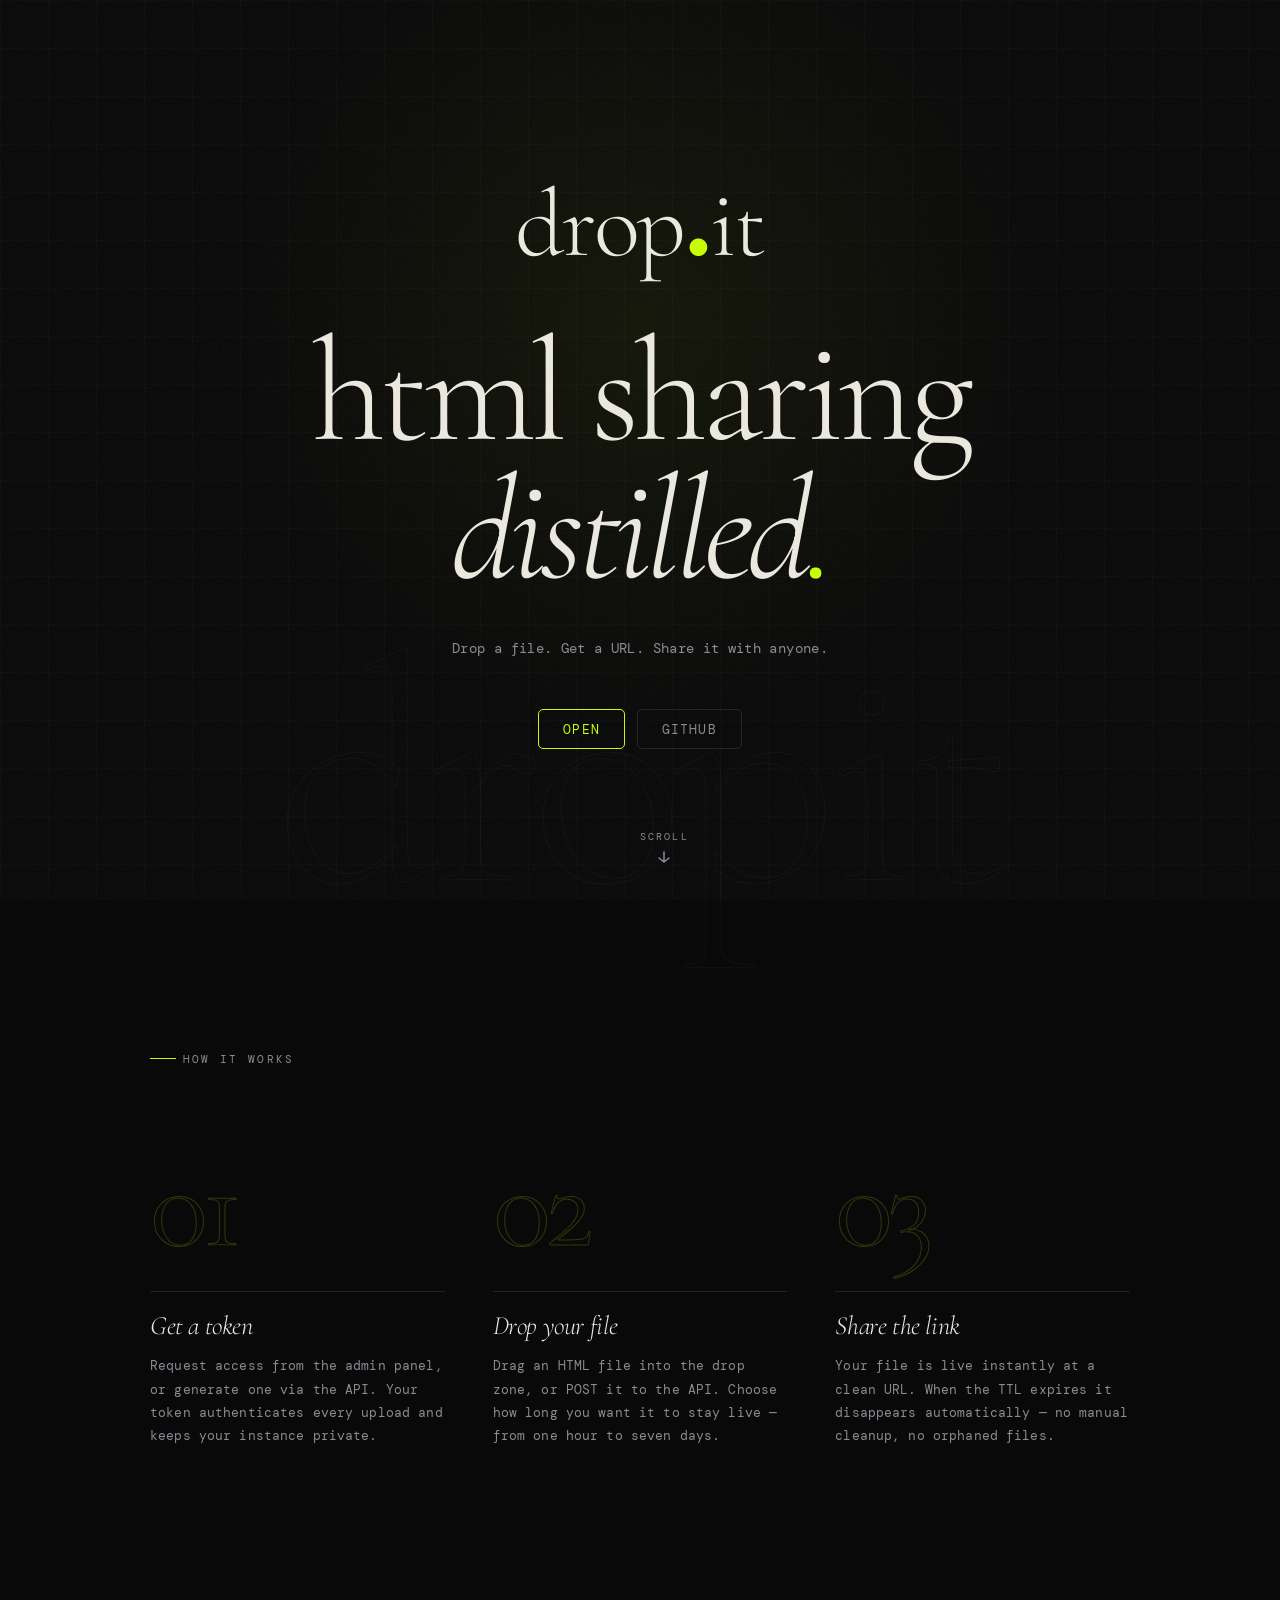
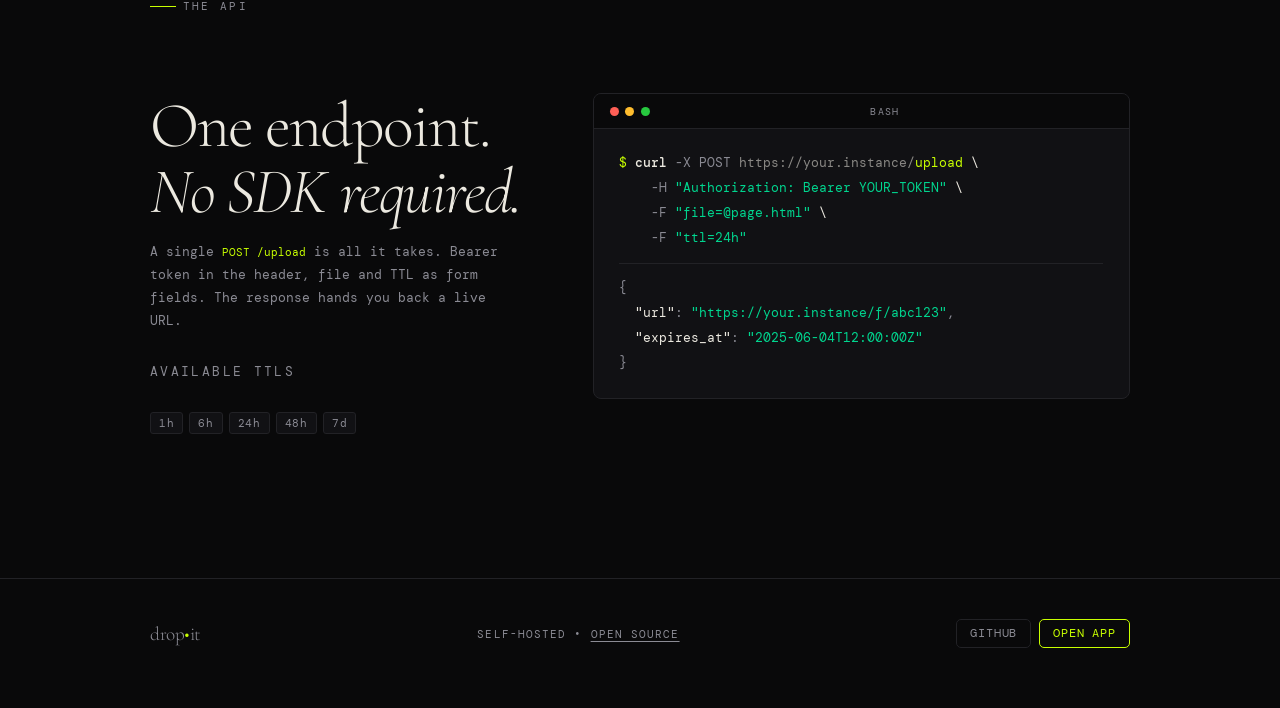
<file: app/static/landing.html>
<!doctype html>
<html lang="en">

<head>
    <meta charset="utf-8">
    <meta name="viewport" content="width=device-width, initial-scale=1">
    <title>drop•it — HTML sharing, distilled</title>
    <meta name="description" content="Self-hosted HTML file sharing. Drop a file, get a URL, it expires on its own.">
    <link rel="preconnect" href="https://fonts.googleapis.com">
    <link rel="preconnect" href="https://fonts.gstatic.com" crossorigin>
    <link
        href="https://fonts.googleapis.com/css2?family=Cormorant+Garamond:ital,wght@0,300;0,400;1,300;1,400&family=DM+Mono:ital,wght@0,300;0,400;0,500;1,300&display=swap"
        rel="stylesheet">
    <style>
        :root {
            --bg: #09090a;
            --surface: #111114;
            --border: #222226;
            --text: #ece9e0;
            --muted: #8b8b94;
            --accent: #c8ff00;
            --accent-d: rgba(200, 255, 0, 0.08);
            --ok: #00d68f;
            --mono: 'DM Mono', monospace;
            --serif: 'Cormorant Garamond', Georgia, serif;
            --r: 5px;
        }

        *,
        *::before,
        *::after {
            box-sizing: border-box;
            margin: 0;
            padding: 0;
        }

        html {
            scroll-behavior: smooth;
        }

        body {
            font-family: var(--mono);
            font-size: 0.9375rem;
            background: var(--bg);
            color: var(--text);
            min-height: 100vh;
            overflow-x: hidden;
        }

        body::before {
            content: '';
            position: fixed;
            inset: 0;
            background-image:
                linear-gradient(rgba(255, 255, 255, 0.018) 1px, transparent 1px),
                linear-gradient(90deg, rgba(255, 255, 255, 0.018) 1px, transparent 1px);
            background-size: 48px 48px;
            pointer-events: none;
            z-index: 0;
        }

        body::after {
            content: '';
            position: fixed;
            inset: 0;
            background-image: url("data:image/svg+xml,%3Csvg xmlns='http://www.w3.org/2000/svg' width='250' height='250'%3E%3Cfilter id='n'%3E%3CfeTurbulence type='fractalNoise' baseFrequency='0.8' numOctaves='4' stitchTiles='stitch'/%3E%3C/filter%3E%3Crect width='250' height='250' filter='url(%23n)' opacity='1'/%3E%3C/svg%3E");
            opacity: 0.045;
            pointer-events: none;
            z-index: 999;
        }

        /* ── Logo ──────────────────────────────────────── */
        .logo {
            font-family: var(--serif);
            font-weight: 300;
            font-size: clamp(4rem, 12vw, 6rem);
            line-height: 0.88;
            letter-spacing: -0.025em;
            color: var(--text);
        }

        .logo-dot {
            display: inline-block;
            vertical-align: text-bottom;
            color: var(--accent);
            opacity: 0;
            animation: dot-drop 1.1s cubic-bezier(0.755, 0.05, 0.855, 0.06) 1s both;
        }

        /* ── Buttons ──────────────────────────────────── */
        .btn {
            display: inline-block;
            background: transparent;
            border: 1px solid var(--border);
            border-radius: var(--r);
            font-family: var(--mono);
            font-size: 0.72rem;
            letter-spacing: 0.07em;
            text-transform: uppercase;
            color: var(--muted);
            cursor: pointer;
            padding: 0.38rem 0.82rem;
            text-decoration: none;
            transition: background 0.15s, border-color 0.15s, color 0.15s;
            white-space: nowrap;
        }

        .btn:hover {
            color: var(--text);
            border-color: var(--muted);
        }

        .btn--accent {
            border-color: var(--accent);
            color: var(--accent);
        }

        .btn--accent:hover {
            background: var(--accent-d);
            border-color: var(--accent);
            color: var(--accent);
        }

        .btn--lg {
            font-size: 0.8rem;
            padding: 0.65rem 1.5rem;
            letter-spacing: 0.09em;
        }

        /* ── Hero ──────────────────────────────────────── */
        .hero {
            min-height: 100svh;
            display: flex;
            flex-direction: column;
            align-items: center;
            justify-content: center;
            text-align: center;
            padding: 7rem 2rem 5rem;
            position: relative;
            z-index: 1;
            overflow: hidden;
        }

        .hero-glow {
            position: absolute;
            top: -20%;
            left: 50%;
            transform: translateX(-50%);
            width: 1000px;
            height: 1000px;
            background: radial-gradient(ellipse, rgba(200, 255, 0, 0.055) 0%, transparent 62%);
            pointer-events: none;
        }

        .hero-logo {
            margin-bottom: 2.5rem;
            opacity: 0;
            animation: rise 0.9s cubic-bezier(0.22, 1, 0.36, 1) 0.1s forwards;
        }

        .hero-headline {
            font-family: var(--serif);
            font-weight: 300;
            font-size: clamp(4rem, 11.5vw, 10rem);
            line-height: 0.94;
            letter-spacing: -0.04em;
            color: var(--text);
            margin-bottom: 2.25rem;
            opacity: 0;
            animation: rise 1s cubic-bezier(0.22, 1, 0.36, 1) 0.28s forwards;
        }

        .hero-headline em {
            display: block;
            font-style: italic;
            font-weight: 300;
        }

        .hero-period {
            color: var(--accent);
        }

        .hero-sub {
            font-size: clamp(0.78rem, 1.8vw, 0.88rem);
            color: var(--muted);
            letter-spacing: 0.025em;
            line-height: 1.8;
            max-width: 400px;
            margin-bottom: 3rem;
            opacity: 0;
            animation: rise 0.9s cubic-bezier(0.22, 1, 0.36, 1) 0.48s forwards;
        }

        .hero-actions {
            display: flex;
            gap: 0.75rem;
            flex-wrap: wrap;
            justify-content: center;
            opacity: 0;
            animation: rise 0.9s cubic-bezier(0.22, 1, 0.36, 1) 0.64s forwards;
        }

        .scroll-hint {
            position: absolute;
            bottom: 2.25rem;
            left: 50%;
            transform: translateX(-50%);
            display: flex;
            flex-direction: column;
            align-items: center;
            gap: 0.45rem;
            color: var(--muted);
            opacity: 0;
            animation: rise 0.9s cubic-bezier(0.22, 1, 0.36, 1) 1.5s forwards;
        }

        .scroll-hint-text {
            font-size: 0.6rem;
            letter-spacing: 0.22em;
            text-transform: uppercase;
        }

        .scroll-arrow {
            width: 14px;
            height: 14px;
            animation: arrowBounce 2.2s ease-in-out infinite;
        }

        @keyframes arrowBounce {

            0%,
            100% {
                transform: translateY(0);
                opacity: 0.4;
            }

            50% {
                transform: translateY(6px);
                opacity: 1;
            }
        }

        /* ── Sections ──────────────────────────────────── */
        .section {
            padding: 9rem 2.5rem;
            position: relative;
            z-index: 1;
        }

        .section-inner {
            max-width: 980px;
            margin: 0 auto;
        }

        .section-label {
            display: inline-flex;
            align-items: center;
            gap: 0.65em;
            font-size: 0.67rem;
            letter-spacing: 0.22em;
            text-transform: uppercase;
            color: var(--muted);
            margin-bottom: 5rem;
        }

        .section-label::before {
            content: '';
            display: inline-block;
            width: 1.6rem;
            height: 1px;
            background: var(--accent);
            flex-shrink: 0;
        }

        /* ── Steps ─────────────────────────────────────── */
        .steps {
            display: grid;
            grid-template-columns: repeat(3, 1fr);
            gap: 3rem;
        }

        .step {
            opacity: 0;
            transform: translateY(30px);
            transition: opacity 0.85s cubic-bezier(0.22, 1, 0.36, 1), transform 0.85s cubic-bezier(0.22, 1, 0.36, 1);
        }

        .step.visible {
            opacity: 1;
            transform: none;
        }

        .step:nth-child(2) {
            transition-delay: 0.11s;
        }

        .step:nth-child(3) {
            transition-delay: 0.22s;
        }

        .step-num {
            display: block;
            font-family: var(--serif);
            font-weight: 300;
            font-size: clamp(5rem, 9.5vw, 9rem);
            line-height: 1;
            letter-spacing: -0.05em;
            color: transparent;
            -webkit-text-stroke: 1px rgba(200, 255, 0, 0.2);
            margin-bottom: 1.5rem;
        }

        .step-title {
            font-family: var(--serif);
            font-style: italic;
            font-weight: 300;
            font-size: 1.65rem;
            letter-spacing: -0.015em;
            color: var(--text);
            padding-top: 1.1rem;
            border-top: 1px solid var(--border);
            margin-bottom: 0.8rem;
        }

        .step-desc {
            font-size: 0.81rem;
            color: var(--muted);
            line-height: 1.8;
            letter-spacing: 0.01em;
        }

        /* ── API section ───────────────────────────────── */
        .api-layout {
            display: grid;
            grid-template-columns: 1fr 1.45fr;
            gap: 4.5rem;
            align-items: start;
        }

        .api-text {
            opacity: 0;
            transform: translateY(24px);
            transition: opacity 0.85s cubic-bezier(0.22, 1, 0.36, 1), transform 0.85s cubic-bezier(0.22, 1, 0.36, 1);
        }

        .api-text.visible {
            opacity: 1;
            transform: none;
        }

        .api-text h2 {
            font-family: var(--serif);
            font-weight: 300;
            font-size: clamp(2.25rem, 5.5vw, 4rem);
            line-height: 1.02;
            letter-spacing: -0.03em;
            margin-bottom: 1.1rem;
        }

        .api-text h2 em {
            font-style: italic;
        }

        .api-text p {
            font-size: 0.82rem;
            color: var(--muted);
            line-height: 1.75;
            margin-bottom: 1.75rem;
        }

        .api-text code {
            font-family: var(--mono);
            color: var(--accent);
            font-size: 0.84em;
        }

        .ttl-label {
            font-size: 0.65rem;
            letter-spacing: 0.18em;
            text-transform: uppercase;
            color: var(--muted);
            margin-bottom: 0.55rem;
        }

        .ttl-pills {
            display: flex;
            flex-wrap: wrap;
            gap: 0.38rem;
        }

        .ttl-pill {
            font-size: 0.68rem;
            letter-spacing: 0.06em;
            color: var(--muted);
            background: var(--surface);
            border: 1px solid var(--border);
            border-radius: 3px;
            padding: 0.18rem 0.5rem;
        }

        /* ── Terminal ──────────────────────────────────── */
        .terminal {
            background: var(--surface);
            border: 1px solid var(--border);
            border-radius: 8px;
            overflow: hidden;
            opacity: 0;
            transform: translateY(28px);
            transition: opacity 0.9s cubic-bezier(0.22, 1, 0.36, 1) 0.1s, transform 0.9s cubic-bezier(0.22, 1, 0.36, 1) 0.1s;
        }

        .terminal.visible {
            opacity: 1;
            transform: none;
        }

        .terminal-bar {
            padding: 0.65rem 1rem;
            background: var(--bg);
            border-bottom: 1px solid var(--border);
            display: flex;
            align-items: center;
            gap: 0.42rem;
        }

        .term-dot {
            width: 9px;
            height: 9px;
            border-radius: 50%;
            flex-shrink: 0;
        }

        .term-dot:nth-child(1) {
            background: #ff5f56;
        }

        .term-dot:nth-child(2) {
            background: #ffbd2e;
        }

        .term-dot:nth-child(3) {
            background: #27c93f;
        }

        .terminal-label {
            margin-left: auto;
            margin-right: auto;
            font-size: 0.63rem;
            letter-spacing: 0.12em;
            text-transform: uppercase;
            color: var(--muted);
        }

        .terminal-body {
            padding: 1.4rem 1.6rem;
            font-family: var(--mono);
            font-size: 0.8rem;
            line-height: 1.95;
            overflow-x: auto;
        }

        .t-prompt {
            color: var(--accent);
            user-select: none;
        }

        .t-cmd {
            color: var(--text);
            font-weight: 500;
        }

        .t-flag {
            color: var(--muted);
        }

        .t-url {
            color: var(--text);
            opacity: 0.55;
        }

        .t-route {
            color: var(--accent);
        }

        .t-str {
            color: var(--ok);
        }

        .t-key {
            color: var(--text);
        }

        .t-punct {
            color: var(--muted);
        }

        .terminal-rule {
            border: none;
            border-top: 1px solid var(--border);
            margin: 0.75rem 0;
        }

        /* ── Footer ────────────────────────────────────── */
        .footer {
            position: relative;
            z-index: 1;
            border-top: 1px solid var(--border);
            padding: 2.5rem 2.5rem 3.75rem;
        }

        .footer-inner {
            max-width: 980px;
            margin: 0 auto;
            display: flex;
            align-items: center;
            justify-content: space-between;
            flex-wrap: wrap;
            gap: 1rem;
        }

        .footer-logo {
            font-family: var(--serif);
            font-weight: 300;
            font-size: 1.2rem;
            letter-spacing: -0.025em;
            color: var(--muted);
        }

        .footer-logo-dot {
            color: var(--accent);
        }

        .footer-meta {
            font-size: 0.68rem;
            letter-spacing: 0.1em;
            text-transform: uppercase;
            color: var(--muted);
        }

        .footer-meta a {
            color: inherit;
            text-decoration: underline;
            text-underline-offset: 3px;
            transition: color 0.15s;
        }

        .footer-meta a:hover {
            color: var(--text);
        }

        .footer-links {
            display: flex;
            gap: 0.5rem;
        }

        /* ── Watermark ─────────────────────────────────── */
        .watermark {
            position: fixed;
            bottom: -0.12em;
            left: 50%;
            transform: translateX(-50%);
            font-family: var(--serif);
            font-weight: 300;
            font-size: clamp(9rem, 25vw, 20rem);
            color: transparent;
            -webkit-text-stroke: 1px rgba(255, 255, 255, 0.04);
            pointer-events: none;
            user-select: none;
            white-space: nowrap;
            letter-spacing: -0.03em;
            z-index: 0;
            line-height: 1;
        }

        /* ── Keyframes ─────────────────────────────────── */
        @keyframes rise {
            from {
                opacity: 0;
                transform: translateY(18px);
            }

            to {
                opacity: 1;
                transform: translateY(0);
            }
        }

        @keyframes dot-drop {
            0% {
                opacity: 0;
                transform: translateY(-62px);
            }

            6% {
                opacity: 1;
            }

            30% {
                transform: translateY(0);
                animation-timing-function: cubic-bezier(0.215, 0.61, 0.355, 1);
            }

            44% {
                transform: translateY(-28px);
                animation-timing-function: cubic-bezier(0.755, 0.05, 0.855, 0.06);
            }

            57% {
                transform: translateY(0);
                animation-timing-function: cubic-bezier(0.215, 0.61, 0.355, 1);
            }

            67% {
                transform: translateY(-13px);
                animation-timing-function: cubic-bezier(0.755, 0.05, 0.855, 0.06);
            }

            76% {
                transform: translateY(0);
                animation-timing-function: cubic-bezier(0.215, 0.61, 0.355, 1);
            }

            83% {
                transform: translateY(-5px);
                animation-timing-function: cubic-bezier(0.755, 0.05, 0.855, 0.06);
            }

            89% {
                transform: translateY(0);
                animation-timing-function: cubic-bezier(0.215, 0.61, 0.355, 1);
            }

            94% {
                transform: translateY(-2px);
            }

            100% {
                opacity: 1;
                transform: translateY(0);
            }
        }

        /* ── Responsive ────────────────────────────────── */
        @media (max-width: 760px) {
            .nav {
                padding: 1rem 1.5rem;
            }

            .section {
                padding: 6rem 1.5rem;
            }

            .steps {
                grid-template-columns: 1fr;
                gap: 3.5rem;
            }

            .api-layout {
                grid-template-columns: 1fr;
                gap: 2.5rem;
            }

            .footer-inner {
                flex-direction: column;
                align-items: flex-start;
            }
        }
    </style>
</head>

<body>

    <div class="watermark" aria-hidden="true">dropit</div>

    <section class="hero">
        <div class="hero-glow" aria-hidden="true"></div>

        <div class="hero-logo">
            <h1 class="logo">drop<span class="logo-dot">•</span>it</h1>
        </div>

        <h1 class="hero-headline">
            html sharing<br>
            <em>distilled<span class="hero-period">.</span></em>
        </h1>

        <p class="hero-sub">
            Drop a file. Get a URL. Share it with anyone.<br>
        </p>

        <div class="hero-actions">
            <a href="/upload" class="btn btn--accent btn--lg">Open</a>
            <a href="https://github.com/patillacode/dropit" target="_blank" rel="noopener noreferrer"
                class="btn btn--lg">GitHub</a>
        </div>

        <div class="scroll-hint" aria-hidden="true">
            <span class="scroll-hint-text">Scroll</span>
            <svg class="scroll-arrow" viewBox="0 0 14 14" fill="none" stroke="currentColor" stroke-width="1.5"
                stroke-linecap="round" stroke-linejoin="round">
                <path d="M7 2v10M2 8l5 4 5-4" />
            </svg>
        </div>
    </section>

    <section class="section">
        <div class="section-inner">
            <p class="section-label">How it works</p>
            <div class="steps">

                <div class="step">
                    <span class="step-num">01</span>
                    <h3 class="step-title">Get a token</h3>
                    <p class="step-desc">Request access from the admin panel, or generate one via the API. Your token
                        authenticates every upload and keeps your instance private.</p>
                </div>

                <div class="step">
                    <span class="step-num">02</span>
                    <h3 class="step-title">Drop your file</h3>
                    <p class="step-desc">Drag an HTML file into the drop zone, or POST it to the API. Choose how long
                        you want it to stay live — from one hour to seven days.</p>
                </div>

                <div class="step">
                    <span class="step-num">03</span>
                    <h3 class="step-title">Share the link</h3>
                    <p class="step-desc">Your file is live instantly at a clean URL. When the TTL expires it disappears
                        automatically — no manual cleanup, no orphaned files.</p>
                </div>

            </div>
        </div>
    </section>

    <section class="section" style="padding-top: 0;">
        <div class="section-inner">
            <p class="section-label">The API</p>
            <div class="api-layout">

                <div class="api-text" id="apiText">
                    <h2>One endpoint.<br><em>No SDK required.</em></h2>
                    <p>A single <code>POST /upload</code> is all it takes. Bearer token in the header, file and TTL as
                        form fields. The response hands you back a live URL.</p>
                    <p class="ttl-label">Available TTLs</p>
                    <div class="ttl-pills">
                        <span class="ttl-pill">1h</span>
                        <span class="ttl-pill">6h</span>
                        <span class="ttl-pill">24h</span>
                        <span class="ttl-pill">48h</span>
                        <span class="ttl-pill">7d</span>
                    </div>
                </div>

                <div class="terminal" id="terminal">
                    <div class="terminal-bar">
                        <div class="term-dot"></div>
                        <div class="term-dot"></div>
                        <div class="term-dot"></div>
                        <span class="terminal-label">bash</span>
                    </div>
                    <div class="terminal-body">
                        <span class="t-prompt">$ </span><span class="t-cmd">curl</span> <span class="t-flag">-X
                            POST</span> <span class="t-url">https://your.instance/</span><span
                            class="t-route">upload</span> \<br>
                        <span class="t-flag">&nbsp;&nbsp;&nbsp;&nbsp;-H</span> <span class="t-str">"Authorization:
                            Bearer YOUR_TOKEN"</span> \<br>
                        <span class="t-flag">&nbsp;&nbsp;&nbsp;&nbsp;-F</span> <span
                            class="t-str">"file=@page.html"</span> \<br>
                        <span class="t-flag">&nbsp;&nbsp;&nbsp;&nbsp;-F</span> <span class="t-str">"ttl=24h"</span>
                        <hr class="terminal-rule">
                        <span class="t-punct">{</span><br>
                        <span>&nbsp;&nbsp;</span><span class="t-key">"url"</span><span class="t-punct">: </span><span
                            class="t-str">"https://your.instance/f/abc123"</span><span class="t-punct">,</span><br>
                        <span>&nbsp;&nbsp;</span><span class="t-key">"expires_at"</span><span class="t-punct">:
                        </span><span class="t-str">"2025-06-04T12:00:00Z"</span><br>
                        <span class="t-punct">}</span>
                    </div>
                </div>

            </div>
        </div>
    </section>

    <footer class="footer">
        <div class="footer-inner">
            <span class="footer-logo">drop<span class="footer-logo-dot">•</span>it</span>
            <span class="footer-meta">
                Self-hosted &bull;
                <a href="https://github.com/patillacode/dropit" target="_blank" rel="noopener noreferrer">Open
                    source</a>
            </span>
            <div class="footer-links">
                <a href="https://github.com/patillacode/dropit" target="_blank" rel="noopener noreferrer"
                    class="btn">GitHub</a>
                <a href="/upload" class="btn btn--accent">Open app</a>
            </div>
        </div>
    </footer>

    <script>
        const io = new IntersectionObserver((entries) => {
            entries.forEach(e => {if (e.isIntersecting) e.target.classList.add('visible');});
        }, {threshold: 0.12});

        document.querySelectorAll('.step, .terminal, .api-text').forEach(el => io.observe(el));
    </script>
</body>

</html>
</file>
